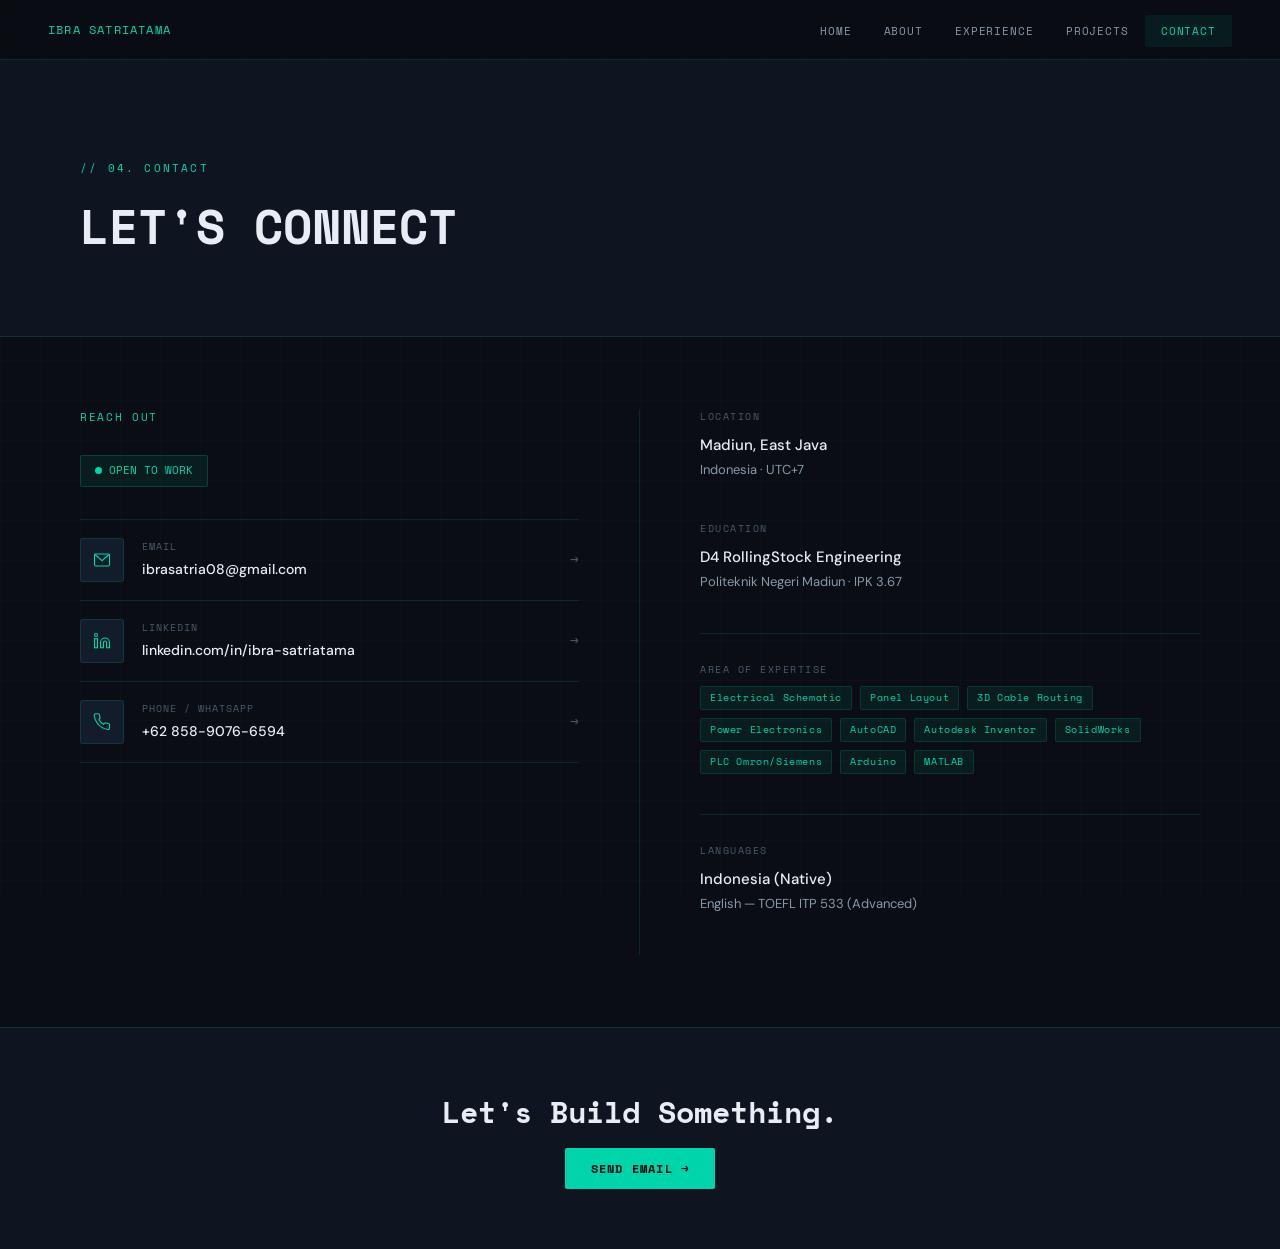
<file: contact.html>
<!DOCTYPE html>
<html lang="id">
<head>
<meta charset="UTF-8">
<meta name="viewport" content="width=device-width, initial-scale=1.0">
<title>Contact — Ibra Satriatama</title>
<link rel="stylesheet" href="css/style.css">
<style>
  .contact-hero {
    padding: 100px 80px 60px;
    background: var(--bg2);
    border-bottom: 1px solid var(--border);
  }
  .contact-hero h1 {
    font-family: var(--mono);
    font-size: clamp(28px, 4vw, 48px);
    font-weight: 700;
    margin-bottom: 12px;
  }
  .contact-hero p { font-size: 15px; color: var(--text2); max-width: 500px; }

  /* ── MAIN GRID ── */
  .contact-grid {
    display: grid;
    grid-template-columns: 1fr 1fr;
    gap: 0;
    padding: 72px 80px;
  }

  /* LEFT: links */
  .contact-links-col {
    padding-right: 60px;
    border-right: 1px solid var(--border);
  }

  .contact-col-label {
    font-family: var(--mono);
    font-size: 11px;
    color: var(--accent);
    letter-spacing: 0.15em;
    margin-bottom: 28px;
  }

  .contact-link-item {
    display: flex;
    align-items: center;
    gap: 18px;
    padding: 18px 0;
    border-bottom: 1px solid var(--border);
    text-decoration: none;
    transition: all 0.2s;
    group: contact;
  }
  .contact-link-item:first-of-type { border-top: 1px solid var(--border); }
  .contact-link-item:hover .cli-label { color: var(--accent); }
  .contact-link-item:hover .cli-icon { border-color: var(--border2); background: rgba(0,212,170,0.08); }

  .cli-icon {
    width: 44px;
    height: 44px;
    border-radius: 3px;
    border: 1px solid var(--border);
    background: var(--bg3);
    display: flex;
    align-items: center;
    justify-content: center;
    flex-shrink: 0;
    transition: all 0.2s;
  }
  .cli-icon svg { width: 18px; height: 18px; stroke: var(--accent); fill: none; stroke-width: 1.5; }

  .cli-body { flex: 1; }
  .cli-type { font-family: var(--mono); font-size: 10px; color: var(--text3); letter-spacing: 0.1em; margin-bottom: 3px; }
  .cli-label { font-size: 14px; font-weight: 500; color: var(--text); transition: color 0.2s; }

  .cli-arrow { color: var(--text3); font-family: var(--mono); font-size: 14px; }

  /* status badge */
  .status-badge {
    display: inline-flex;
    align-items: center;
    gap: 7px;
    font-family: var(--mono);
    font-size: 11px;
    color: var(--accent);
    background: rgba(0,212,170,0.08);
    border: 1px solid rgba(0,212,170,0.2);
    padding: 6px 14px;
    border-radius: 2px;
    margin-bottom: 32px;
  }
  .status-dot {
    width: 7px; height: 7px;
    background: var(--accent);
    border-radius: 50%;
    animation: blink 1.4s ease-in-out infinite;
  }
  @keyframes blink { 0%,100% { opacity: 1; } 50% { opacity: 0.3; } }

  /* RIGHT: info */
  .contact-info-col { padding-left: 60px; }

  .info-block { margin-bottom: 40px; }
  .info-label {
    font-family: var(--mono);
    font-size: 10px;
    color: var(--text3);
    letter-spacing: 0.15em;
    margin-bottom: 8px;
  }
  .info-value { font-size: 15px; color: var(--text); font-weight: 500; }
  .info-sub { font-size: 13px; color: var(--text2); margin-top: 3px; }

  .divider-h { height: 1px; background: var(--border); margin: 28px 0; }

  /* skills quick list */
  .quick-skills { display: flex; flex-wrap: wrap; gap: 8px; }

  /* bottom CTA */
  .contact-cta {
    padding: 60px 80px;
    text-align: center;
    background: var(--bg2);
    border-top: 1px solid var(--border);
  }
  .contact-cta h2 {
    font-family: var(--mono);
    font-size: clamp(20px, 3vw, 30px);
    margin-bottom: 12px;
  }
  .contact-cta p { color: var(--text2); margin-bottom: 28px; }

  @media (max-width: 768px) {
    .contact-hero, .contact-cta { padding: 80px 24px 48px; }
    .contact-grid { grid-template-columns: 1fr; padding: 48px 24px; gap: 48px; }
    .contact-links-col { padding-right: 0; border-right: none; border-bottom: 1px solid var(--border); padding-bottom: 40px; }
    .contact-info-col { padding-left: 0; }
  }
</style>
</head>
<body>
<nav>
  <a class="nav-logo" href="index.html">IBRA SATRIATAMA</a>
  <ul class="nav-links">
    <li><a href="index.html">HOME</a></li>
    <li><a href="about.html">ABOUT</a></li>
    <li><a href="experience.html">EXPERIENCE</a></li>
    <li><a href="projects.html">PROJECTS</a></li>
    <li><a href="contact.html">CONTACT</a></li>
  </ul>
</nav>

<div class="page">

  <div class="contact-hero">
    <div class="section-label reveal">// 04. CONTACT</div>
    <h1 class="reveal">LET'S CONNECT</h1>
  </div>

  <div class="contact-grid">

    <!-- LEFT -->
    <div class="contact-links-col">
      <div class="contact-col-label reveal">REACH OUT</div>

      <div class="status-badge reveal">
        <div class="status-dot"></div>
        OPEN TO WORK
      </div>

      <a href="mailto:ibrasatria08@gmail.com" class="contact-link-item reveal">
        <div class="cli-icon">
          <svg viewBox="0 0 24 24"><rect x="2" y="4" width="20" height="16" rx="2"/><polyline points="2,4 12,13 22,4"/></svg>
        </div>
        <div class="cli-body">
          <div class="cli-type">EMAIL</div>
          <div class="cli-label">ibrasatria08@gmail.com</div>
        </div>
        <span class="cli-arrow">→</span>
      </a>

      <a href="https://linkedin.com/in/ibra-satriatama" target="_blank" class="contact-link-item reveal">
        <div class="cli-icon">
          <svg viewBox="0 0 24 24"><path d="M16 8a6 6 0 0 1 6 6v7h-4v-7a2 2 0 0 0-2-2 2 2 0 0 0-2 2v7h-4v-7a6 6 0 0 1 6-6z"/><rect x="2" y="9" width="4" height="12"/><circle cx="4" cy="4" r="2"/></svg>
        </div>
        <div class="cli-body">
          <div class="cli-type">LINKEDIN</div>
          <div class="cli-label">linkedin.com/in/ibra-satriatama</div>
        </div>
        <span class="cli-arrow">→</span>
      </a>

      <a href="tel:+6285890766594" class="contact-link-item reveal">
        <div class="cli-icon">
          <svg viewBox="0 0 24 24"><path d="M22 16.92v3a2 2 0 0 1-2.18 2 19.79 19.79 0 0 1-8.63-3.07A19.5 19.5 0 0 1 4.69 12a19.79 19.79 0 0 1-3.07-8.67A2 2 0 0 1 3.61 1h3a2 2 0 0 1 2 1.72 12.84 12.84 0 0 0 .7 2.81 2 2 0 0 1-.45 2.11L7.91 8.91a16 16 0 0 0 6.08 6.08l1.27-1.27a2 2 0 0 1 2.11-.45 12.84 12.84 0 0 0 2.81.7A2 2 0 0 1 22 16.92z"/></svg>
        </div>
        <div class="cli-body">
          <div class="cli-type">PHONE / WHATSAPP</div>
          <div class="cli-label">+62 858-9076-6594</div>
        </div>
        <span class="cli-arrow">→</span>
      </a>
    </div>

    <!-- RIGHT -->
    <div class="contact-info-col">
      <div class="info-block reveal">
        <div class="info-label">LOCATION</div>
        <div class="info-value">Madiun, East Java</div>
        <div class="info-sub">Indonesia · UTC+7</div>
      </div>

      <div class="info-block reveal">
        <div class="info-label">EDUCATION</div>
        <div class="info-value">D4 RollingStock Engineering</div>
        <div class="info-sub">Politeknik Negeri Madiun · IPK 3.67</div>
      </div>

      <div class="divider-h"></div>

      <div class="info-block reveal">
        <div class="info-label">AREA OF EXPERTISE</div>
        <div class="quick-skills">
          <span class="tag">Electrical Schematic</span>
          <span class="tag">Panel Layout</span>
          <span class="tag">3D Cable Routing</span>
          <span class="tag">Power Electronics</span>
          <span class="tag">AutoCAD</span>
          <span class="tag">Autodesk Inventor</span>
          <span class="tag">SolidWorks</span>
          <span class="tag">PLC Omron/Siemens</span>
          <span class="tag">Arduino</span>
          <span class="tag">MATLAB</span>
        </div>
      </div>

      <div class="divider-h"></div>

      <div class="info-block reveal">
        <div class="info-label">LANGUAGES</div>
        <div class="info-value">Indonesia (Native)</div>
        <div class="info-sub">English — TOEFL ITP 533 (Advanced)</div>
      </div>
    </div>

  </div>

  <div class="contact-cta">
    <h2 class="reveal">Let's Build Something.</h2>
    <a href="mailto:ibrasatria08@gmail.com" class="btn btn-primary reveal">SEND EMAIL →</a>
  </div>

</div>

<script src="js/main.js"></script>
</body>
</html>
</file>
<file: css/style.css>
@import url('https://fonts.googleapis.com/css2?family=Space+Mono:wght@400;700&family=DM+Sans:ital,wght@0,300;0,400;0,500;0,600;1,300&display=swap');

:root {
  --bg:      #0a0e14;
  --bg2:     #0f1520;
  --bg3:     #131c2b;
  --bg4:     #1a2436;
  --accent:  #00d4aa;
  --accent2: #0088ff;
  --accent3: #ff6b35;
  --text:    #e8edf5;
  --text2:   #8899aa;
  --text3:   #4a5a6a;
  --border:  rgba(0,212,170,0.15);
  --border2: rgba(0,212,170,0.30);
  --mono: 'Space Mono', monospace;
  --sans: 'DM Sans', sans-serif;
}

* { margin: 0; padding: 0; box-sizing: border-box; }
html { scroll-behavior: smooth; }

body {
  background: var(--bg);
  color: var(--text);
  font-family: var(--sans);
  font-size: 16px;
  line-height: 1.6;
  overflow-x: hidden;
}

body::before {
  content: '';
  position: fixed;
  inset: 0;
  background-image:
    linear-gradient(rgba(0,212,170,0.025) 1px, transparent 1px),
    linear-gradient(90deg, rgba(0,212,170,0.025) 1px, transparent 1px);
  background-size: 40px 40px;
  pointer-events: none;
  z-index: 0;
}

/* ── NAV ── */
nav {
  position: fixed;
  top: 0; left: 0; right: 0;
  z-index: 100;
  padding: 0 48px;
  height: 60px;
  display: flex;
  align-items: center;
  justify-content: space-between;
  background: rgba(10,14,20,0.88);
  backdrop-filter: blur(14px);
  border-bottom: 1px solid var(--border);
}

.nav-logo {
  font-family: var(--mono);
  font-size: 12px;
  color: var(--accent);
  letter-spacing: 0.1em;
  text-decoration: none;
}

.nav-links {
  display: flex;
  gap: 0;
  list-style: none;
}

.nav-links a {
  font-family: var(--mono);
  font-size: 11px;
  color: var(--text2);
  text-decoration: none;
  letter-spacing: 0.08em;
  padding: 8px 16px;
  border-radius: 2px;
  transition: color 0.2s, background 0.2s;
}

.nav-links a:hover,
.nav-links a.active {
  color: var(--accent);
  background: rgba(0,212,170,0.07);
}

/* ── PAGE WRAPPER ── */
.page {
  position: relative;
  z-index: 1;
  padding-top: 60px;
}

/* ── SECTION ── */
.section {
  padding: 80px 80px;
}

.section-label {
  font-family: var(--mono);
  font-size: 11px;
  letter-spacing: 0.2em;
  color: var(--accent);
  margin-bottom: 10px;
}

.section-title {
  font-family: var(--mono);
  font-size: clamp(22px, 3vw, 34px);
  font-weight: 700;
  margin-bottom: 48px;
}

/* ── BUTTONS ── */
.btn {
  font-family: var(--mono);
  font-size: 12px;
  letter-spacing: 0.1em;
  padding: 11px 26px;
  border-radius: 2px;
  cursor: pointer;
  text-decoration: none;
  transition: all 0.2s;
  display: inline-block;
  border: none;
}

.btn-primary {
  background: var(--accent);
  color: #0a0e14;
  font-weight: 700;
}
.btn-primary:hover { background: #00f0c0; transform: translateY(-2px); }

.btn-outline {
  background: transparent;
  color: var(--text2);
  border: 1px solid rgba(136,153,170,0.3);
}
.btn-outline:hover { border-color: var(--accent); color: var(--accent); transform: translateY(-2px); }

/* ── TAGS / PILLS ── */
.tag {
  font-family: var(--mono);
  font-size: 10px;
  letter-spacing: 0.06em;
  padding: 3px 9px;
  border-radius: 2px;
  background: rgba(0,212,170,0.08);
  border: 1px solid rgba(0,212,170,0.15);
  color: var(--accent);
}

/* ── DIVIDER ── */
.divider {
  height: 1px;
  background: var(--border);
  margin: 0;
}

/* ── REVEAL ANIMATION ── */
.reveal {
  opacity: 0;
  transform: translateY(22px);
  transition: opacity 0.55s ease, transform 0.55s ease;
}
.reveal.visible { opacity: 1; transform: none; }

/* ── SCROLLBAR ── */
::-webkit-scrollbar { width: 4px; }
::-webkit-scrollbar-track { background: var(--bg); }
::-webkit-scrollbar-thumb { background: rgba(0,212,170,0.25); border-radius: 2px; }

/* ── MOBILE ── */
@media (max-width: 768px) {
  nav { padding: 0 20px; }
  .nav-links a { padding: 8px 10px; font-size: 10px; }
  .section { padding: 60px 24px; }
}
</file>
